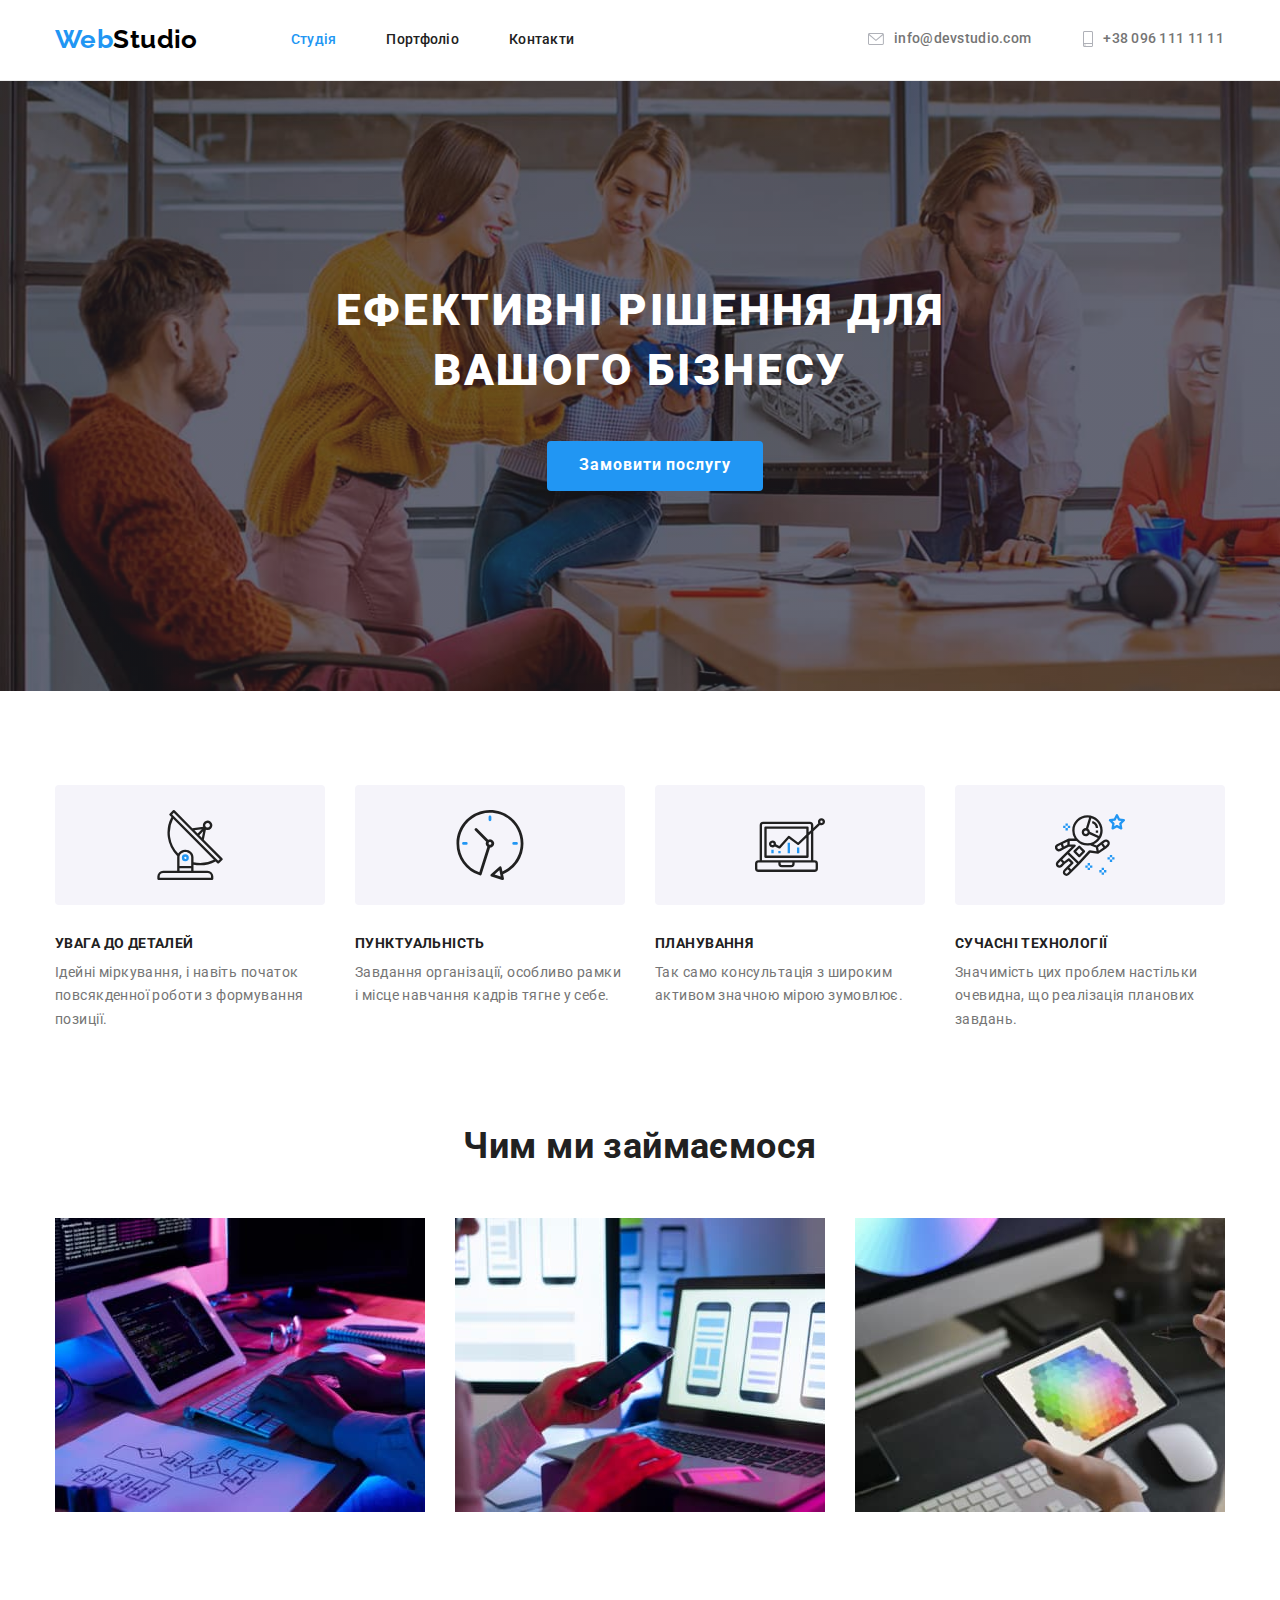
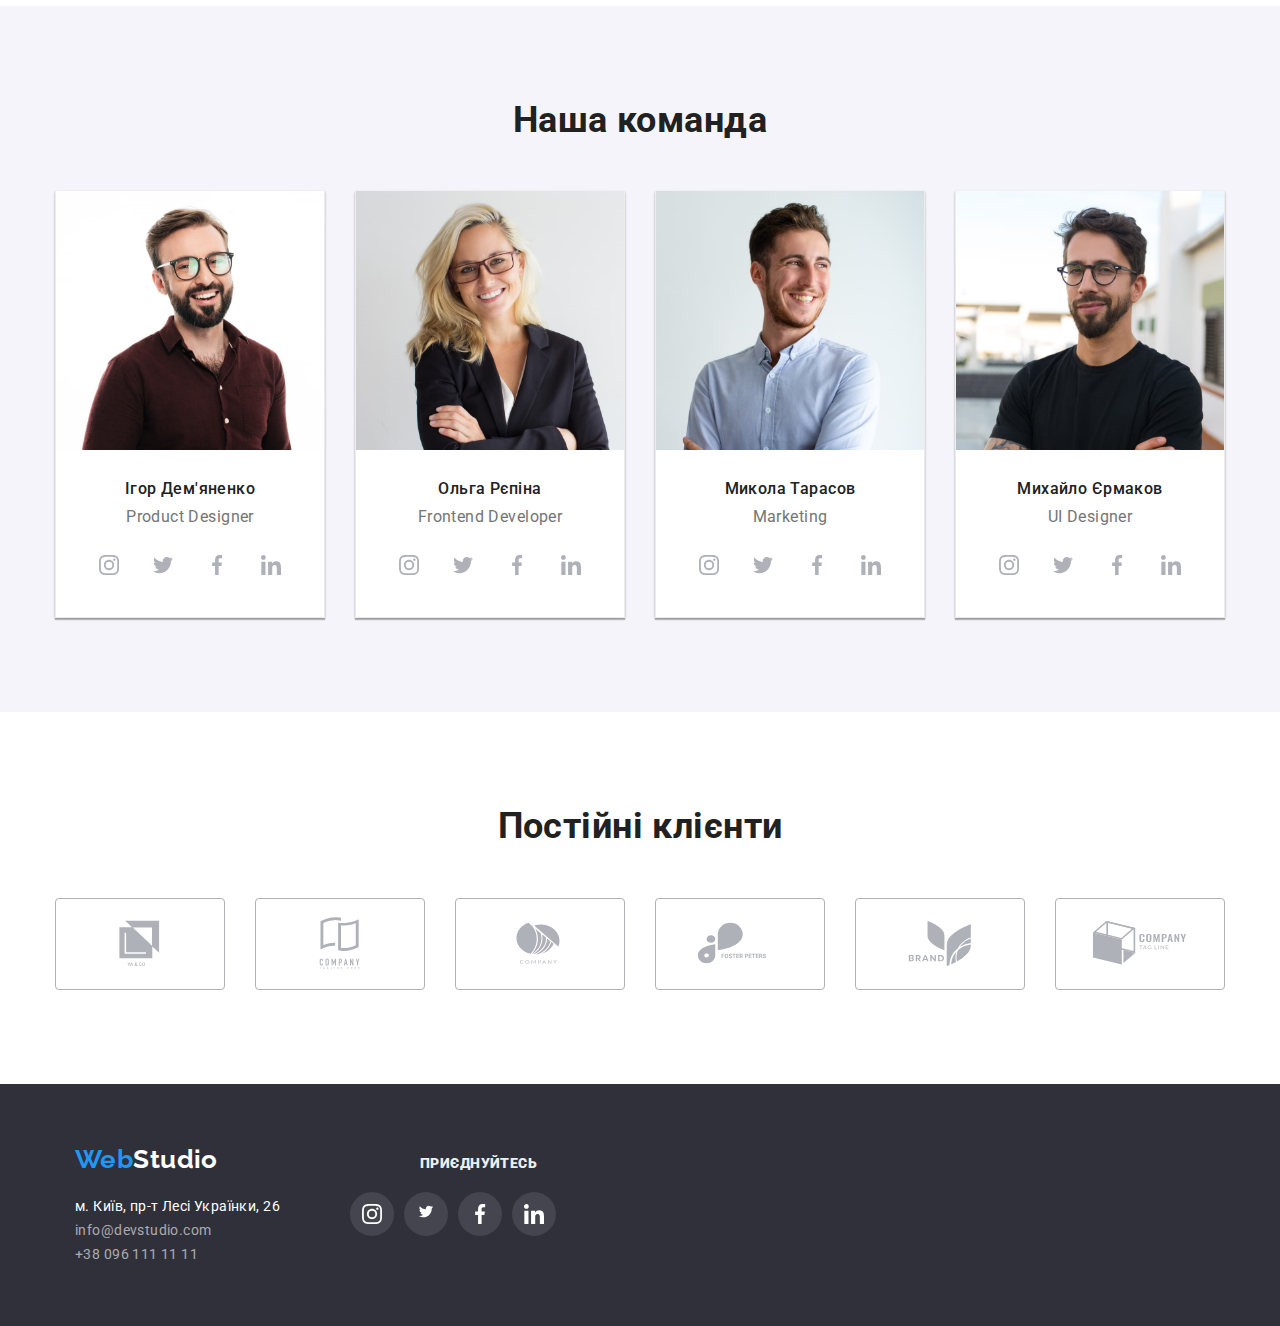
<file: index.html>
<!DOCTYPE html>
<html lang="uk">
<head>
    <meta charset="UTF-8">
    <meta http-equiv="X-UA-Compatible" content="IE=edge">
    <meta name="viewport" content="width=device-width, initial-scale=1.0">
    <title>WebStudio</title>
    <link rel="stylesheet" href="https://cdn.jsdelivr.net/npm/modern-normalize@1.1.0/modern-normalize.min.css">
    <link rel="preconnect" href="https://fonts.googleapis.com">
    <link rel="preconnect" href="https://fonts.gstatic.com" crossorigin>
    <link href="https://fonts.googleapis.com/css2?family=Raleway:wght@700&family=Roboto:wght@400;500;700;900&display=swap" rel="stylesheet">
    <link rel="stylesheet" href="./css/styles.css">
</head>
<body>
    <header class="page-header">
        <div class="container page-header-container">
        
        <nav class="pagination">
            <a class="header-logo link" href="./index.html"><span class="logo-word">Web</span>Studio</a>
            <ul class="menu list">
                <li class="menu-item"><a class="menu-link current link" href="./index.html">Студія</a></li>
                <li class="menu-item"><a class="menu-link link" href="./portfolio.html">Портфоліо</a></li>
                <li class="menu-item"><a class="menu-link link" href="#">Контакти</a></li>
            </ul>
        </nav>
        <ul class="contect list">
        <li class="contect-type">
            <a class="mail-link cont-itm link" href="mailto:info@devstudio.com">
                <svg aria-label="емейл" class="contect-ikon" width="16" height="12">
                <use href="./images/spritethree.svg#icon-envelope"></use>
            </svg>info@devstudio.com</a>
        </li>
        <li class="contect-type">
            <a class="phone-link cont-itm link" href="tel:+380961111111"> 
                    <svg aria-label="телефон" class="contect-ikon" width="10" height="16">
                    <use href="./images/spritethree.svg#icon-smartphone"></use>
                </svg>+38 096 111 11 11</a>
            
           
        </li>
        </ul>
        </div>
        </header>
        <main>
            <section class="hero">
                <div class="container hero-box-title">
                <h1 class="hero-title">Ефективні рішення для вашого бізнесу</h1>
            </div>
            <div class="container hero-box-btn">
                <button class="hero-btn" type="button">Замовити послугу</button>
            </div>
            </section>
       
            <section class="advantage section">
                <div class="container">
               <h2 class="visually-hidden">Наші переваги</h2>
              <ul class="advantage-item list">
                <li class="adv-item-gr">
                    <div class="advantage-box-icons">
                        <svg aria-label="антена"  class="ad-icons-items" width="70" height="70">
                            <use href="./images/sprite.svg#icon-antenna"></use>
                        </svg>
                    </div>
                    <h3 class="advantage-title">Увага до деталей</h3>
                    <p class="advantage-paragraph">Ідейні міркування, і навіть початок повсякденної роботи з формування позиції.</p>
                </li>
                <li>
                    <div class="advantage-box-icons">
                        <svg aria-label="годинник" class="ad-icons-items" width="70" height="70">
                            <use href="./images/sprite.svg#icon-clock"></use>
                        </svg>
                    </div>
                    <h3 class="advantage-title">Пунктуальність</h3>
                    <p class="advantage-paragraph">Завдання організації, особливо рамки і місце навчання кадрів тягне у себе.</p>
                </li>
                <li>
                    <div class="advantage-box-icons">
                        <svg aria-label="діаграма" class="ad-icons-items" width="70" height="70">
                            <use href="./images/sprite.svg#icon-diagram"></use>
                        </svg>
                    </div>
                    <h3 class="advantage-title">Планування</h3>
                    <p class="advantage-paragraph">Так само консультація з широким активом значною мірою зумовлює.</p>
                </li>
                <li>
                    <div class="advantage-box-icons">
                        <svg aria-label="астронавт" class="ad-icons-items" width="70" height="70">
                            <use href="./images/sprite.svg#icon-astronaut"></use>
                        </svg>
                    </div>
                    <h3 class="advantage-title">Сучасні технології</h3>
                    <p class="advantage-paragraph">Значимість цих проблем настільки очевидна, що реалізація планових завдань.</p>
                </li>
                </ul>
            </div>
            </section>
       
        
            <section class="our-work section">
                <div class="container">
                <h2 class="work-line">Чим ми займаємося</h2>
                <ul class="work-sample list">
                <li class="work-img-example">
                    <img class="img-example" src="./images/coding.jpg" alt="Людина кодить" width="370" height="294"/> 
                </li>
                <li class="work-img-example">
                    <img class="img-example" src="./images/mobile.jpg" alt="Людина підбирає дизайн для мобайлу" width="370" height="294"/>
                </li>
                <li class="work-img-example">
                    <img class="img-example" src="./images/color.jpg" alt="Людина підбирає кольори" width="370" height="294"/>
                </li>
                </ul>
            </div>
            </section>
        
       
            <section class="team section">
                <div class="container">
                <h2 class="employees">Наша команда</h2>
                <ul class="about-employees list">
                    <li class="employees-item">
                        <img class="employee-photo" src="./images/Ігор.jpg" alt="Фото Ігора" width="270" height="260"/>
                        <div class="employee-box">
                        <h3 class="employee-name">Ігор Дем'яненко</h3>
                        <p class="job-title" lang="en">Product Designer</p>
                        <ul class="employees-socail-list list">
                        <li class="social-list-item">
                            <a href="" class="em-socail-link">
                              <svg lang="en" aria-label="instagram icon" class="em-social-icon" >
                                <use href="./images/sprite.svg#icon-instagram"></use>
                              </svg>
                             </a>
                            </li>
                            <li class="social-list-item">
                            <a href="" class="em-socail-link">
                            <svg lang="en" aria-label="twitter icon" class="em-social-icon" >
                                <use href="./images/sprite.svg#icon-twitter"></use>
                            </svg> 
                                </a>
                            </li>
                            <li class="social-list-item">
                                <a href="" class="em-socail-link">
                                    <svg lang="en" aria-label="facebook icon" class="em-social-icon" >
                                        <use href="./images/sprite.svg#icon-facebook"></use>
                                    </svg>   
                                </a>
                            </li>
                            <li class="social-list-item">
                                <a href="" class="em-socail-link">
                                    <svg lang="en" aria-label="linkedin icon" class="em-social-icon" >
                                        <use href="./images/sprite.svg#icon-linkedin"></use>
                                    </svg>   
                                </a>
                            </li>
                        </ul>
                    </div>
                    </li>
                    <li class="employees-item">
                        <img class="employee-photo" src="./images/Ольга.jpg" alt="Фото Ольги" width="270" height="260"/>
                        <div class="employee-box">
                        <h3 class="employee-name">Ольга Рєпіна</h3>
                        <p class="job-title" lang="en">Frontend Developer</p>
                        <ul class="employees-socail-list list">
                            <li class="social-list-item">
                                <a href="" class="em-socail-link">
                                  <svg lang="en" aria-label="instagram icon" class="em-social-icon" >
                                    <use href="./images/sprite.svg#icon-instagram"></use>
                                  </svg>
                                 </a>
                                </li>
                                <li class="social-list-item">
                                <a href="" class="em-socail-link">
                                <svg lang="en" aria-label="twitter icon" class="em-social-icon" >
                                    <use href="./images/sprite.svg#icon-twitter"></use>
                                </svg> 
                                    </a>
                                </li>
                                <li class="social-list-item">
                                    <a href="" class="em-socail-link">
                                        <svg lang="en" aria-label="facebook icon" class="em-social-icon" >
                                            <use href="./images/sprite.svg#icon-facebook"></use>
                                        </svg>   
                                    </a>
                                </li>
                                <li class="social-list-item">
                                    <a href="" class="em-socail-link">
                                        <svg lang="en" aria-label="linkedin icon" class="em-social-icon" >
                                            <use href="./images/sprite.svg#icon-linkedin"></use>
                                        </svg>   
                                    </a>
                                </li>
                            </ul>
                    </div>
                    </li>
                    <li class="employees-item">
                        <img class="employee-photo" src="./images/Микола.jpg" alt="Фото Миколи" width="270" height="260"/>
                        <div class="employee-box">
                        <h3 class="employee-name">Микола Тарасов</h3>
                        <p class="job-title" lang="en">Marketing</p>
                        <ul class="employees-socail-list list">
                            <li class="social-list-item">
                                <a href="" class="em-socail-link">
                                  <svg lang="en" aria-label="instagram icon" class="em-social-icon" >
                                    <use href="./images/sprite.svg#icon-instagram"></use>
                                  </svg>
                                 </a>
                                </li>
                                <li class="social-list-item">
                                <a href="" class="em-socail-link">
                                <svg lang="en" aria-label="twitter icon" class="em-social-icon" >
                                    <use href="./images/sprite.svg#icon-twitter"></use>
                                </svg> 
                                    </a>
                                </li>
                                <li class="social-list-item">
                                    <a href="" class="em-socail-link">
                                        <svg lang="en" aria-label="facebook icon" class="em-social-icon" >
                                            <use href="./images/sprite.svg#icon-facebook"></use>
                                        </svg>   
                                    </a>
                                </li>
                                <li class="social-list-item">
                                    <a href="" class="em-socail-link">
                                        <svg lang="en" aria-label="linkedin icon" class="em-social-icon" >
                                            <use href="./images/sprite.svg#icon-linkedin"></use>
                                        </svg>   
                                    </a>
                                </li>
                            </ul>
                    </div>
                    </li>
                    <li class="employees-item">
                        <img class="employee-photo" src="./images/Михайло.jpg" alt="Фото Михайла" width="270" height="260"/>
                        <div class="employee-box">
                        <h3 class="employee-name">Михайло Єрмаков</h3>
                        <p class="job-title" lang="en">UI Designer</p>
                        <ul class="employees-socail-list list">
                            <li class="social-list-item">
                                <a href="" class="em-socail-link">
                                  <svg lang="en" aria-label="instagram icon" class="em-social-icon" >
                                    <use href="./images/sprite.svg#icon-instagram"></use>
                                  </svg>
                                 </a>
                                </li>
                                <li class="social-list-item">
                                <a href="" class="em-socail-link">
                                <svg lang="en" aria-label="twitter icon" class="em-social-icon" >
                                    <use href="./images/sprite.svg#icon-twitter"></use>
                                </svg> 
                                    </a>
                                </li>
                                <li class="social-list-item">
                                    <a href="" class="em-socail-link">
                                        <svg lang="en" aria-label="facebook icon" class="em-social-icon" >
                                            <use href="./images/sprite.svg#icon-facebook"></use>
                                        </svg>   
                                    </a>
                                </li>
                                <li class="social-list-item">
                                    <a href="" class="em-socail-link">
                                        <svg lang="en" aria-label="linkedin icon" class="em-social-icon" >
                                            <use href="./images/sprite.svg#icon-linkedin"></use>
                                        </svg>   
                                    </a>
                                </li>
                            </ul>
                    </div>
                    </li>
                </ul>
            </div>
            </section>
            <section class="clients">
                <div class="container">
                <h2 class="clients-all">Постійні клієнти</h2>
               
                <ul class="clients-items">
                
                <li class="clients-list link list">
                    <a class="clients-link"  href="#">
                        <svg aria-label="іконка першої компанії" class="clients-link-item">
                            <use href="./images/spritetwo.svg#icon-logoone"></use>
                        </svg>
                    </a>
                </li>
                <li class="clients-list link list">
                    <a class="clients-link" href="#">
                        <svg aria-label="іконка другої компанії" class="clients-link-item">
                            <use href="./images/spritetwo.svg#icon-logotwo"></use>
                        </svg>
                    </a>
                </li>
                <li class="clients-list link list">
                    <a class="clients-link" href="#">
                        <svg aria-label="іконка третьої компанії" class="clients-link-item">
                            <use href="./images/spritetwo.svg#icon-logothree"></use>
                        </svg>
                    </a>
                </li>
                <li class="clients-list link list">
                    <a class="clients-link" href="#">
                        <svg aria-label="іконка четвертої компанії" class="clients-link-item">
                            <use href="./images/spritetwo.svg#icon-logofour"></use>
                        </svg>
                    </a>
                </li>
                <li class="clients-list link list">
                    <a class="clients-link" href="#">
                        <svg aria-label="іконка пятої компанії" class="clients-link-item">
                            <use href="./images/spritetwo.svg#icon-logofive"></use>
                        </svg>
                    </a>
                </li>
                <li class="clients-list link list">
                    <a  class="clients-link" href="#">
                        <svg aria-label="іконка шостої компанії" class="clients-link-item">
                            <use href="./images/spritetwo.svg#icon-logosix"></use>
                        </svg>
                    </a>
                </li>
            </ul>
        
        </div>
            </section>
       
        </main>
        <footer class="page-footer">

            <div class="container footer-container">
                <div class="footer-box">
           <a class="footer-logo link" href="./index.html"><span class="word-logo">Web</span>Studio</a>
           <address class="сontact-details">
                <ul class="contact-items list">
                    <li> 
                      <a class="contact-address link" href="https://goo.gl/maps/S6br99YADeSXPniYA">м. Київ, пр-т Лесі Українки, 26</a>  
                    </li>
                    <li>
                        <a class="email-address link" href="mailto:info@devstudio.com">info@devstudio.com</a>
                    </li>
                    <li>
                        <a class="mob-tel link" href="tel:+380961111111">+38 096 111 11 11</a>
                      </li>
                </ul>
            </address>
        </div>
        <div class="footer-social-box">
            <p class="join-us"><strong>приєднуйтесь</strong></p>
            <ul class="footer-list-link list">
                <li class="footer-social-items">
                    <a href="" class="footer-link-item">
                        <svg lang="en" aria-label="instagram icon" class="footer-social-icon">
                            <use href="./images/sprite.svg#icon-instagramfooter"></use>
                        </svg>
                    </a>
                </li>
                <li class="footer-social-items">
                    <a href="" class="footer-link-item">
                        <svg lang="en" aria-label= "twitter icon" class="footer-social-icon">
                            <use href="./images/sprite.svg#icon-twitterfooter"></use>
                        </svg>
                    </a>
                </li>
                <li class="footer-social-items">
                    <a href="" class="footer-link-item">
                        <svg lang="en" aria-label="facebook icon" class="footer-social-icon">
                            <use href="./images/sprite.svg#icon-facebookfooter"></use>
                        </svg>
                    </a>
                </li>
                <li class="footer-social-items">
                    <a href="" class="footer-link-item">
                        <svg lang="en" aria-label="linkedin icon" class="footer-social-icon">
                            <use href="./images/sprite.svg#icon-linkedinfooter"></use>
                        </svg>
                    </a>
                </li>
            </ul>
        </div>
    </div>
            </footer>
</body>
</html>
</file>
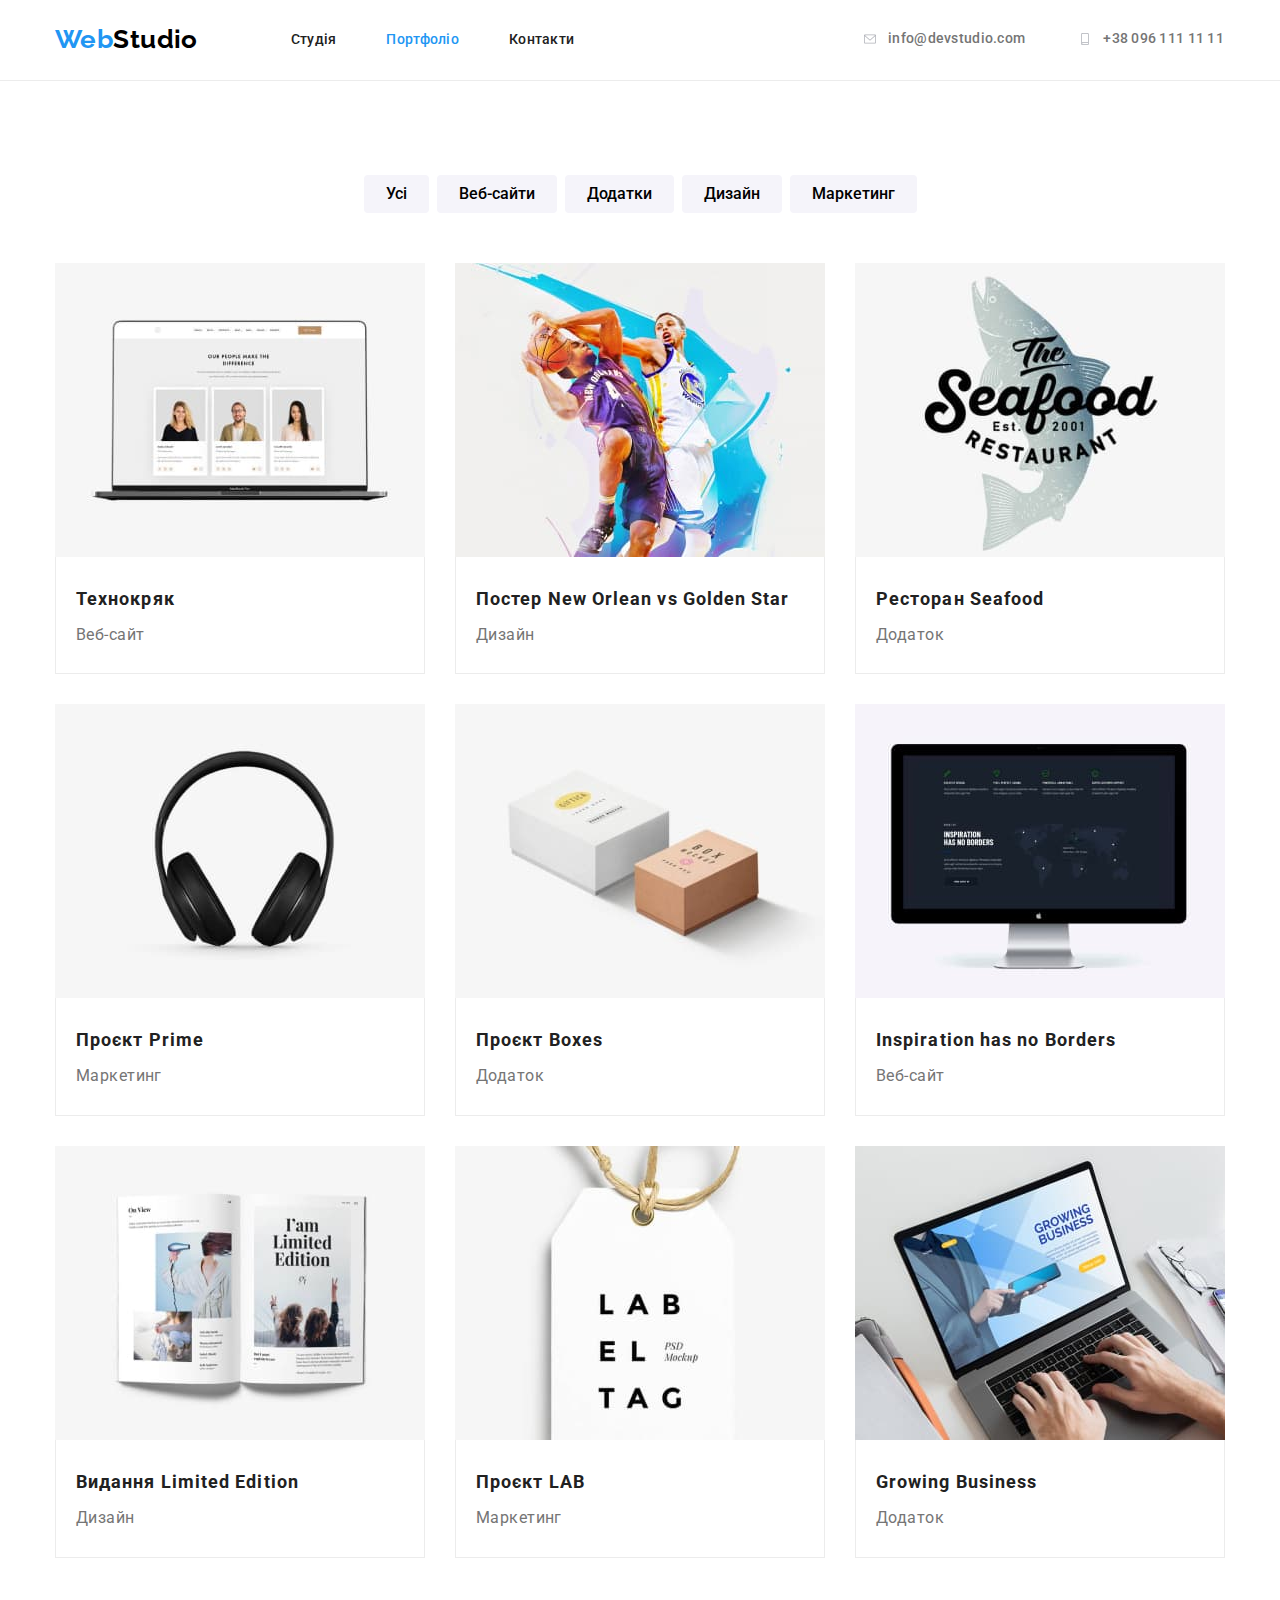
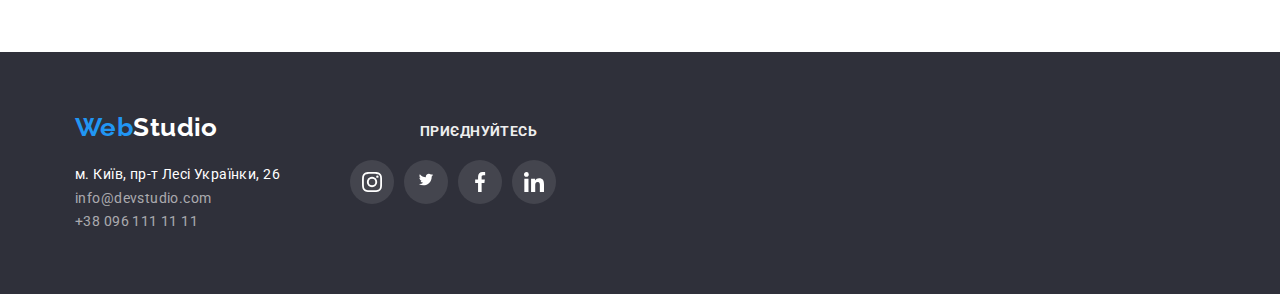
<file: portfolio.html>
<!DOCTYPE html>
<html lang="uk">
<head>
    <meta charset="UTF-8">
    <meta http-equiv="X-UA-Compatible" content="IE=edge">
    <meta name="viewport" content="width=device-width, initial-scale=1.0">
    <title>WebStudio</title>
    <link rel="stylesheet" href="https://cdn.jsdelivr.net/npm/modern-normalize@1.1.0/modern-normalize.min.css">
    <link rel="preconnect" href="https://fonts.googleapis.com">
    <link rel="preconnect" href="https://fonts.gstatic.com" crossorigin>
    <link href="https://fonts.googleapis.com/css2?family=Raleway:wght@700&family=Roboto:wght@400;500;700;900&display=swap" rel="stylesheet">
    <link rel="stylesheet" href="./css/styles.css">
</head>
<body>
    <header class="page-header">
        <div class="container page-header-container">
        <nav class="pagination">
            <a class="header-logo link" href="./index.html"><span class="logo-word">Web</span>Studio</a>
            <ul class="menu list corrent">
                <li class="menu-item">
                    <a class="menu-link link" href="./index.html">Студія</a>
                </li>
                <li class="menu-item">
                    <a class="menu-link link current" href="./portfolio.html">Портфоліо</a>
                </li>
                <li class="menu-item">
                    <a class="menu-link link" href="#">Контакти</a>
                </li>
            </ul>
        </nav>
        <ul class="contect list">
        <li class="contect-type">
            <a class="mail-link cont-itm link" href="mailto:info@devstudio.com"> <svg class="contect-ikon" width="16" height="12">
                <use href="./images/sprite.svg#icon-envelope"></use>
            </svg>info@devstudio.com</a>
        </li>
        <li class="contect-type">
            <a class="phone-link cont-itm link" href="tel:+380961111111"> <svg class="contect-ikon" width="16" height="12">
                <use href="./images/sprite.svg#icon-smartphone"></use>
            </svg>+38 096 111 11 11</a>
        </li>
        </ul>
        </div>
        </header>
        <main>
          
            <section class="section">
                <div class="container">
                <h1 class="visually-hidden">Наші роботи</h1>
                <ul class="nav-btn-hero list">
                    <li class="btn-points"><button class="btn-items" type="button">Усі</button></li>
                    <li class="btn-points"><button class="btn-items" type="button">Веб-сайти</button></li>
                    <li class="btn-points"><button class="btn-items" type="button">Додатки</button></li>
                    <li class="btn-points"><button class="btn-items" type="button">Дизайн</button></li>
                    <li class="btn-points"><button class="btn-items" type="button">Маркетинг</button></li>
                </ul>
                <ul class="portfolio-items list">
                    <li class="pr-group-items">
                        <a href="" class="portfolio-link link">
                        <img class="img-portfolio" src="./images/imgtoport/netbook.jpg" alt="Сторінка сайту" width="370" height="294"/>
                        <div class="portfolio-item-group">
                        <h2 class="portfolio-title">Технокряк</h2>
                        <p class="portfolio-article">Веб-сайт</p>
                   </div>
                    </a>
                    </li>
                    <li class="pr-group-items">
                        <a href="" class="portfolio-link link">
                        <img class="img-portfolio" src="./images/imgtoport/players.jpg" alt="Баскетболісти" width="370" height="294"/>
                        <div class="portfolio-item-group">
                        <h2 class="portfolio-title">Постер New Orlean vs Golden Star</h2>
                        <p class="portfolio-article" >Дизайн</p>
                    </div>
                </a>
                    </li>
                    <li class="pr-group-items">
                        <a href="" class="portfolio-link link">
                        <img class="img-portfolio" src="./images/imgtoport/restotan.jpg" alt="Логотип ресторану" width="370" height="294"/>
                        <div class="portfolio-item-group">
                        <h2 class="portfolio-title">Ресторан Seafood</h2>
                        <p class="portfolio-article" >Додаток</p>
                    </div>
                </a>
                    </li>
                    <li class="pr-group-items">
                        <a href="" class="portfolio-link link">
                        <img class="img-portfolio" src="./images/imgtoport/headphones.jpg" alt="Навушники" width="370" height="294"/>
                        <div class="portfolio-item-group">
                        <h2 class="portfolio-title">Проєкт Prime</h2>
                        <p class="portfolio-article" >Маркетинг</p>
                    </div>
                </a>
                    </li>
                    <li class="pr-group-items">
                        <a href="" class="portfolio-link link">
                        <img class="img-portfolio" src="./images/imgtoport/box.jpg" alt="Коробки" width="370" height="294"/>
                        <div class="portfolio-item-group">
                        <h2 class="portfolio-title">Проєкт Boxes</h2>
                        <p class="portfolio-article" >Додаток</p>
                    </div>
                </a>
                    </li>
                    <li class="pr-group-items">
                        <a href="" class="portfolio-link link">
                        <img class="img-portfolio" src="./images/imgtoport/screen.jpg" alt="Монітор" width="370" height="294"/>
                        <div class="portfolio-item-group">
                        <h2 class="portfolio-title" lang="en">Inspiration has no Borders</h2>
                        <p class="portfolio-article" >Веб-сайт</p>
                   </div>
                </a>
                    </li>
                    <li class="pr-group-items">
                        <a href="" class="portfolio-link link">
                        <img class="img-portfolio" src="./images/imgtoport/magazine.jpg" alt="Відкритий журнал" width="370" height="294"/>
                        <div class="portfolio-item-group">
                        <h2 class="portfolio-title">Видання Limited Edition</h2>
                        <p class="portfolio-article" >Дизайн</p>
                    </div>
                </a>
                    </li>
                    <li class="pr-group-items">
                        <a href="" class="portfolio-link link">
                        <img class="img-portfolio" src="./images/imgtoport/label.jpg" alt="Етикетка" width="370" height="294"/>
                        <div class="portfolio-item-group">
                        <h2 class="portfolio-title">Проєкт LAB</h2>
                        <p class="portfolio-article" >Маркетинг</p>
                    </div>
                </a>
                    </li>
                    <li class="pr-group-items">
                        <a href="" class="portfolio-link link">
                        <img class="img-portfolio" src="./images/imgtoport/notebook.jpg" alt="Людина працює на ноутбуку" width="370" height="294"/>
                        <div class="portfolio-item-group">
                        <h2 class="portfolio-title" lang="en">Growing Business</h2>
                        <p class="portfolio-article" >Додаток</p>
                </div>
            </a>
                    </li>
                    
                </ul>
            </div>
            </section>
       
        </main>
        <footer class="page-footer">
            <div class="container footer-container">
                <div class="footer-box">
            <a class="footer-logo link" href="./index.html"><span class="word-logo">Web</span>Studio</a>
            <address class="сontact-details">
                <ul class="contact-items list">
                    <li> 
                      <a class="contact-address link" href="https://goo.gl/maps/S6br99YADeSXPniYA">м. Київ, пр-т Лесі Українки, 26</a>  
                    </li>
                    <li>
                        <a class="email-address link" href="mailto:info@devstudio.com">info@devstudio.com</a>
                    </li>
                    <li>
                        <a class="mob-tel link" href="tel:+380961111111">+38 096 111 11 11</a>
                    </li>
                </ul>
            </address>
        </div>
        <div class="footer-social-box">
            <h2 class="join-us">приєднуйтесь</h2>
            <ul class="footer-list-link list">
                <li class="footer-social-items">
                    <a href="" class="footer-link-item">
                        <svg lang="en" aria-label="instagram icon" class="footer-social-icon">
                            <use href="./images/sprite.svg#icon-instagramfooter"></use>
                        </svg>
                    </a>
                </li>
                <li class="footer-social-items">
                    <a href="" class="footer-link-item">
                        <svg lang="en" aria-label= "twitter icon" class="footer-social-icon">
                            <use href="./images/sprite.svg#icon-twitterfooter"></use>
                        </svg>
                    </a>
                </li>
                <li class="footer-social-items">
                    <a href="" class="footer-link-item">
                        <svg lang="en" aria-label="facebook icon" class="footer-social-icon">
                            <use href="./images/sprite.svg#icon-facebookfooter"></use>
                        </svg>
                    </a>
                </li>
                <li class="footer-social-items">
                    <a href="" class="footer-link-item">
                        <svg lang="en" aria-label="linkedin icon" class="footer-social-icon">
                            <use href="./images/sprite.svg#icon-linkedinfooter"></use>
                        </svg>
                    </a>
                </li>
            </ul>
        </div>
        </div>
        </footer>
</body>
</html>
</file>
<file: css/styles.css>
:root {
    --main-text-color:#212121;
    --secondary-text-color:#FFFFFF;
    --additional-text-color:#757575;
    --main-fon-color: #FFFFFF;
    --secondary-fon-color: #2F303A;
    --additional-fon-color: #F5F4FA;
    --picture-fon-color: #EEEEEE;
    --accent-color: #2196F3;
    --btn-accent-color:#188CE8;
    --special-color-text: rgba(255, 255, 255, 0.6);
    --primary-font: 'Roboto', sans-serif;
    --secondary-font: 'Raleway', sans-serif;
    --header-logo-color: #000000; 
    --border-header-color: #ececec;
    --color-background-for-img:#C4C4C4;
    --color-fill-icon:#AFB1B8;

}

h1,
h2,
h3,
h4,
p {
  margin-top: 0;
  margin-bottom: 0;
}

ul,
ol {
  margin-top: 0;
  margin-bottom: 0;
  padding-left: 0;
}

.container {
width: 1200px;  
margin-left: auto;
margin-right: auto;
padding-left: 15px;
padding-right: 15px;
}
.section{
    padding-top: 94px;
    padding-bottom: 94px;
}

.visually-hidden{
    position: absolute;
    white-space: nowrap;
    width: 1px;
    height: 1px;
    overflow: hidden;
    border: 0;
    padding: 0;
    clip: rect(0 0 0 0);
    clip-path: inset(50%);
    margin: -1px;
}

.link {
    text-decoration: none;
}

.list{
    list-style: none;
}

button {
 cursor: pointer;
 border: none;
  }

img{
    display: block;
    max-width: 100%;
    height: auto;
}

body {
    font-family: var(--primary-font);
    color: var(--main-text-color);
    background-color: var(--main-fon-color);
    font-size: 14px;
    letter-spacing: 0.03em;
}
.header-logo{
font-family: var(--secondary-font);
font-weight: 700;
font-size: 26px;
line-height: 1.19;
color: var(--header-logo-color);


}
.logo-word{
    color: var(--accent-color);
}
.page-header{
    padding-top: 24px;
    padding-bottom: 25px;
border-bottom: 1px solid var(--border-header-color);

}

.page-header-container{
    display: flex;
    align-items: center;
    }
.pagination{
    display: flex;
    align-items: center;
}
.menu{
    display: flex;
    column-gap: 50px;
}
.contect{
    display: flex;
    margin-left: auto;
}
.header-logo{
    margin-right: 93px;
}



.menu-link{
font-weight: 500;
line-height: 1.14;
letter-spacing: 0.02em;
color: var(--main-text-color);
}
.menu-link:hover,
.menu-link:focus{
color: var(--accent-color);
}
.contect-ikon{
    display: flex;
    fill: var(--color-fill-icon);
}
.cont-itm{
    display: flex;
    align-items:center;
    padding: 1px;
    column-gap: 10px;
}
.cont-itm:hover .contect-ikon,
.cont-itm:focus .contect-ikon{
    fill: var(--accent-color);
}

.mail-link{
    font-weight: 500;
line-height: 1.14;
letter-spacing: 0.02em;
color: var(--additional-text-color);
margin-right: 50px;
}
.mail-link:hover,
.mail-link:focus{
color: var(--accent-color);
}
.phone-link{
font-weight: 500;
line-height: 1.14;
letter-spacing: 0.02em;
color: var(--additional-text-color);
}
.phone-link:hover,
.phone-link:focus{
    color: var(--accent-color);
}
.menu .menu-link.current {
    color: var(--accent-color);
}



.hero{
    padding-top: 200px;
    padding-bottom: 200px;
    text-align: center;
    background-color:var(--color-background-for-img);
    min-height: 600px;
    max-width: 1600px;
    margin-left: auto;
    margin-right: auto;
    background-image:linear-gradient( to right,
    rgba(47, 48, 58, 0.4),
    rgba(47, 48, 58, 0.4)
    ), 
    url(../images/heroimg.jpg);
     background-size: cover;
}


.hero-title{
font-weight: 900;
font-size: 44px;
line-height: 1.36;
text-align: center;
letter-spacing: 0.06em;
text-transform: uppercase;
color:var(--secondary-text-color);
margin-bottom: 40px;
}

.hero-box-title{
margin-left: auto;
margin-right: auto;
width: 700px;
}

.hero-btn{
font-weight: 700;
font-size: 16px;
line-height: 1.8;
letter-spacing: 0.06em;
color: var(--secondary-text-color);
background-color: var(--accent-color);
width: 216px;
height: 50px;
border-radius: 4px;
 }

.hero-btn:hover,
.hero-btn:focus{
background-color: var(--btn-accent-color);
} 

.hero-box-btn{
    margin-left: auto;
    margin-right: auto;
    width: 216px;}

    .advantage-item{
    display: flex;
    column-gap: 30px;
   margin-left: auto;
   margin-right: auto;}

.advantage-title{
font-weight: 700;
font-size: 14px;
line-height: 1.14;
text-transform: uppercase;
letter-spacing: 0.03em;
margin-bottom: 10px;
paddin-left: 50px;
white-space: nowrap;
width: 270px;
}
.adv-item-gr{
    flex-basis: calc((100%-90px)/4);
}

.advantage-box-icons{
    display: flex;
    align-items: center;
    justify-content: center;
    width: 270px;
    height: 120px;
    margin-bottom: 30px;
    background-color: var(--additional-fon-color);
    border-radius: 4px;
}

.advantage-paragraph{
line-height:1.7;
color: var(--additional-text-color);
}

.advantage-title{
font-weight: 700;
font-size: 14px;
line-height: 16px;
text-transform: uppercase;
width: 270px;
}

.our-work{
    padding-top: 0;
}

.work-line{
font-weight: 700;
font-size: 36px;
line-height: 1.16;
text-align: center;
margin-bottom: 50px;
}

.work-sample{
    display: flex;
    gap: 30px;
   }
.work-img-example{
    flex-basis: calc((100%-60px)/3);
}

.team{
    background-color: var(--additional-fon-color);
}
.employees-item{
    background-color: var(--main-fon-color);
    box-shadow: 0px 1px 1px 0px rgba(0, 0, 0, 0.14),
    0px 2px 1px 0px rgba(0, 0, 0, 0.2),
    0px 1px 3px 0px rgba(0, 0, 0, 0.12);

}




.about-employees{
    display: flex;
    column-gap: 30px;
    align-items: center;
   }
    .employees-item{
   border-left: 1px solid var(--border-header-color);
   border-right:1px solid var(--border-header-color);
   border-bottom:1px solid var(--border-header-color);
    }
.employees{
font-weight:700;
font-size: 36px;
line-height: 1.16;
text-align: center;
margin-bottom: 50px;
}

.employee-box {
    background-color: var(--main-fon-color);
    padding-top: 30px;
    padding-bottom: 30px;
    text-align: center;
    white-space: nowrap;
    }

.employee-name{
font-weight: 500;
font-size: 16px;
line-height: 1.18;
margin-bottom: 10px;
}
.employees-socail-list{
    display: flex;
    justify-content: center;
    column-gap: 10px;
}
.em-social-icon{
    width: 20px;
    height: 20px;
    fill:#AFB1B8;
}
.em-socail-link{
    display: flex;
    align-items: center;
    justify-content: center;
    width: 44px;
    height: 44px;
    border-radius: 50%;
    background-color: var(--secondary-text-color);
}
.em-socail-link:hover,
.em-socail-link:focus{
    background-color: var(--accent-color);
}
.em-socail-link:hover .em-social-icon,
.em-socail-link:focus .em-social-icon{
    fill: var(--secondary-text-color);
}

.job-title{
font-size: 16px;
line-height: 1.18;
color: var(--additional-text-color);
margin-bottom: 16px;
}

.clients-list{
    width: 170px;
    height: 92px;
}

.clients-items{
    display: flex;
    justify-content: center;
    column-gap: 30px;
    margin-bottom: 94px;
}
.clients-link{
    display: flex;
    align-items: center;
    justify-content: center;
    width: 100%;
    height: 100%;
    border: 1px solid var(--color-fill-icon);
    background-color: var(--secondary-text-color);
    border-radius: 4px;
}

.clients-link-item{
    width: 106px;
    height: 60px;
    fill: var(--color-fill-icon);
    }
    
    .clients-link:hover,
    .clients-link:focus{
     border-color: var(--accent-color);
    }
.clients-link:hover .clients-link-item,
.clients-link:focus .clients-link-item{
    fill:var(--accent-color);
}

.clients-all{
font-weight:700;
font-size: 36px;
line-height: 1.16;
text-align: center;
margin-bottom: 50px;
padding-top: 94px;
}

 



.page-footer{
    padding: 60px 60px;
    background-color: var(--secondary-fon-color);
}

.footer-logo{
display: block;
font-family: var(--secondary-font);
font-weight: 700;
font-size: 26px;
line-height: 1.19;
color: var(--secondary-text-color);
margin-bottom: 20px;
}
.word-logo{
    color: var(--accent-color);
}

.сontact-details{
font-style:normal;
}

.contact-address{
line-height:1.7;
color: var(--secondary-text-color);
margin-top: 20px;
margin-bottom: 9px;
}

.contact-address:hover,
.contact-address:focus{
color: var(--accent-color);
}
.email-address,
.mob-tel{
line-height: 1.7;  
color: var(--special-color-text);
}
.email-address,
.mob-tel:not(:last-child){
margin-bottom: 9px;
}
.email-address:hover,
.mob-tel:hover,
.email-address:focus,
.mob-tel:focus{
color: var(--accent-color);
}

.nav-btn-hero{
display: flex;
column-gap: 8px;
align-items: center;
justify-content: center;
margin-bottom: 50px;
}
.footer-container{
    display: flex;
    align-items: baseline;
    }
    .footer-social-box{
        margin-left: 70px;
    }
.join-us{
font-weight: 700;
font-size: 14px;
text-transform: uppercase;
color:#EEEEEE;
line-height: 1.14;
margin-left: 70px;
margin-bottom: 20px;
}
.footer-list-link{
    display: flex;
    justify-content: center;
    column-gap: 10px;
}
.footer-link-item{
    display: flex;
    align-items: center;
    justify-content: center;
    width: 44px;
    height: 44px;
    border-radius: 50%;
    background-color:rgba(255, 255, 255, 0.1);
}
.footer-social-icon{
    width: 20px;
    height: 20px;
    fill:var(--main-fon-color)
}

.footer-link-item:hover,
.footer-link-item:focus{
    background-color:  var(--accent-color);
}

.btn-items{
font-weight: 500;
font-size: 16px;
line-height: 1.6;
text-align: center;
background-color: var(--additional-fon-color);
padding: 6px 22px;
border-radius: 4px;
}

.btn-items:hover,
.btn-items:focus{
background-color: var(--accent-color);
color: var(--secondary-text-color);
}
.portfolio-items{
display: flex;
flex-wrap: wrap;
gap: 30px;
padding: 0;
list-style: none;
flex-basis: calc((100% - 30px) / 3);
}





.portfolio-item-group{
   padding: 24px 20px;
   border-left: 1px solid var(--border-header-color);
   border-right:1px solid var(--border-header-color);
   border-bottom:1px solid var(--border-header-color);}
     
    
.portfolio-title{
font-weight: 700;
font-size: 18px;
line-height: 2;
letter-spacing: 0.06em;
color: var(--main-text-color);
 }

.portfolio-article{
font-size: 16px;
line-height: 1.8;
color: var(--additional-text-color);
margin-top:4px;
}
 
.portfolio-link{
    display: block;
}

  .portfolio-link:hover,
  .portfolio-link:focus{
    box-shadow: 0px 1px 1px 0px rgba(0, 0, 0, 0.12),
   0px 4px 4px 0px  rgba(0, 0, 0, 0.06),
   1px 4px 6px 0px rgba(0, 0, 0, 0.16);
  }
</file>
